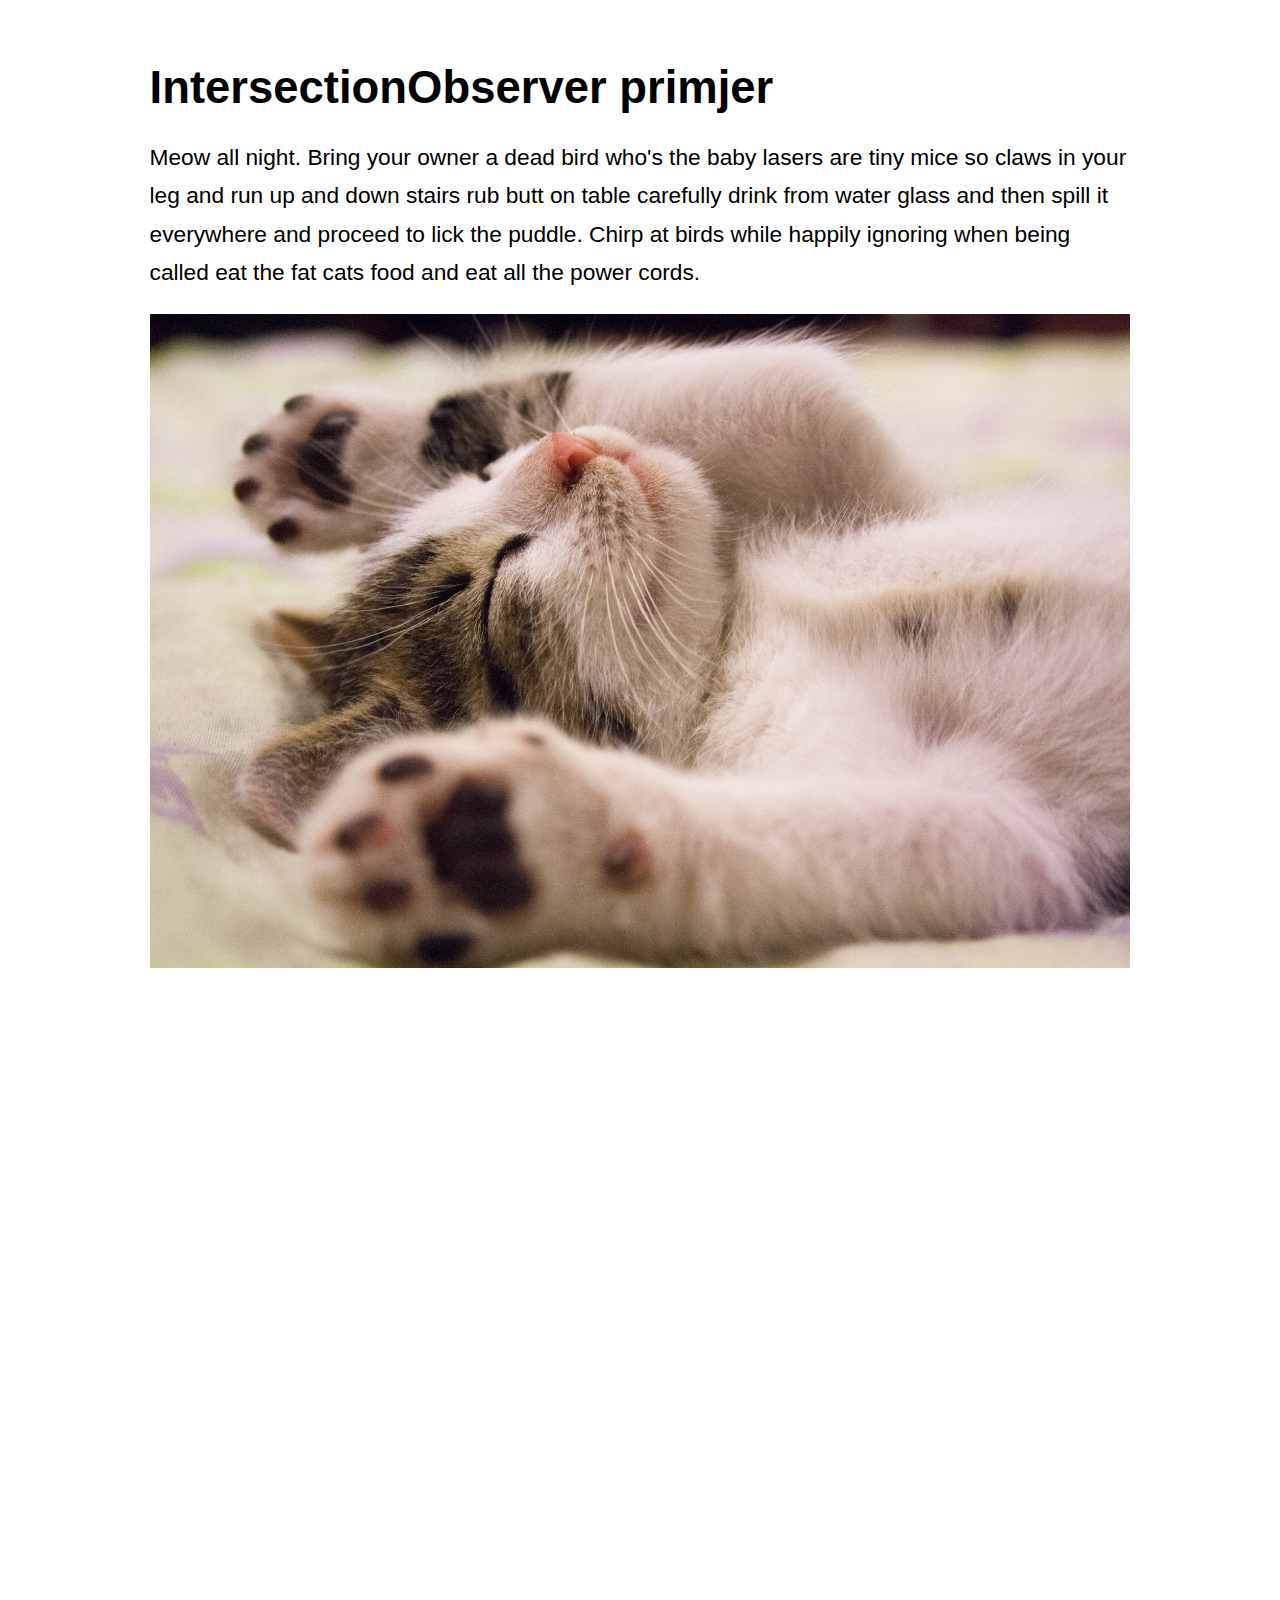
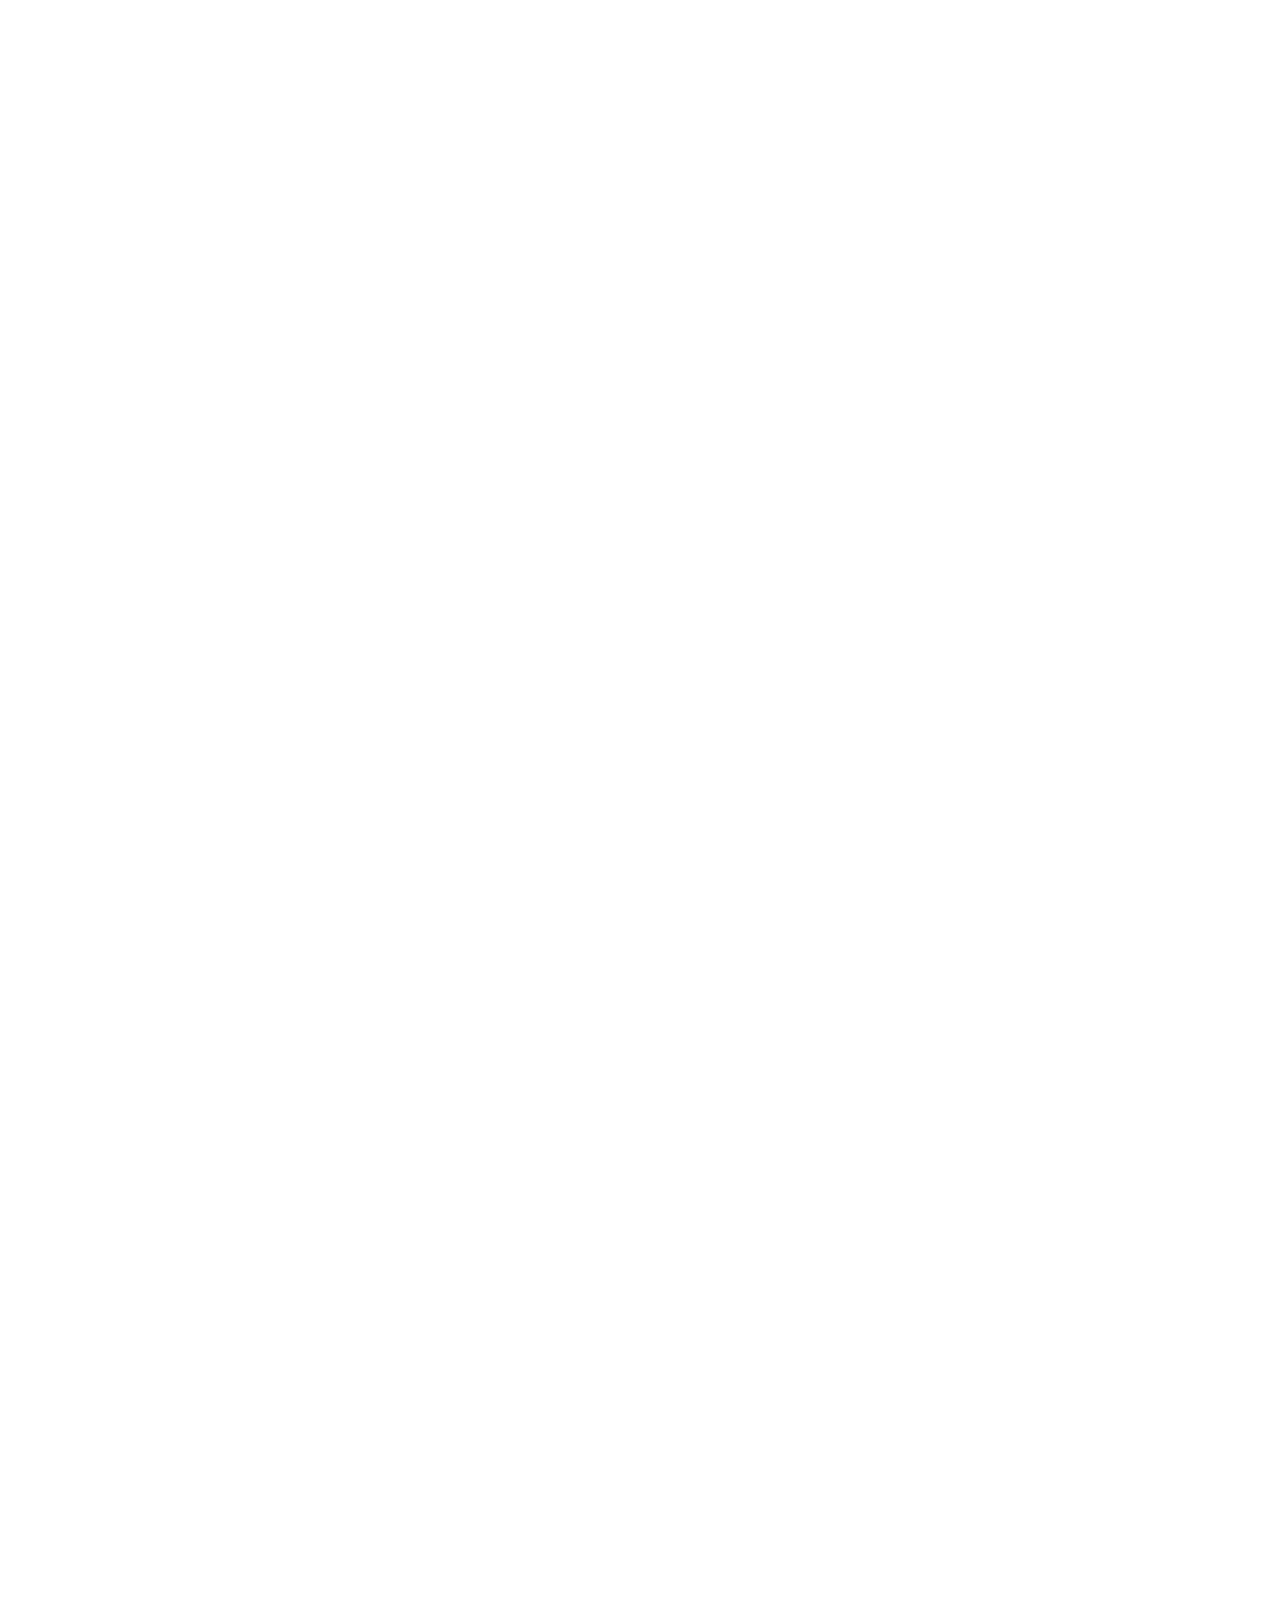
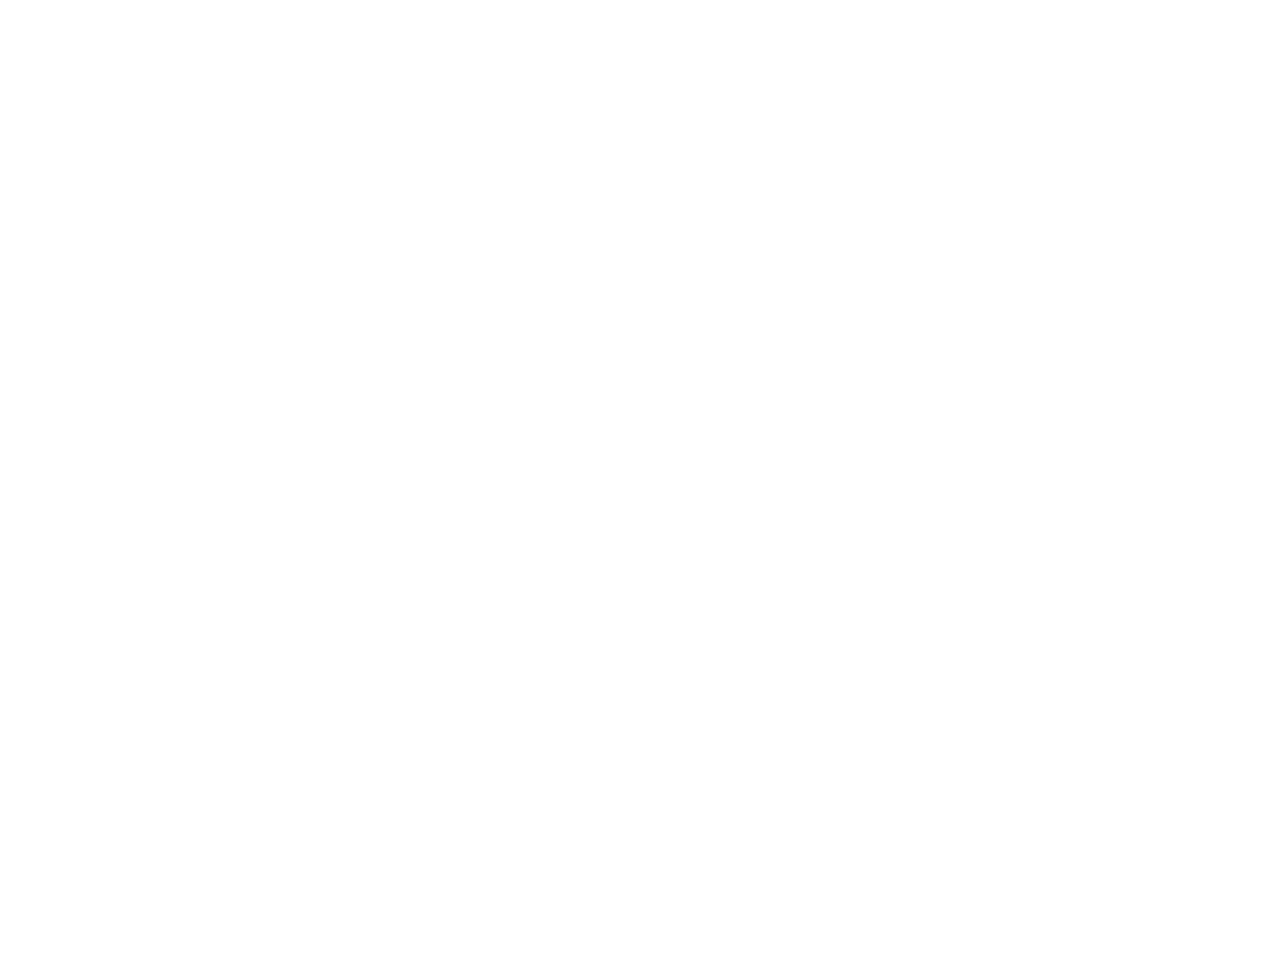
<file: JS_cool_primjeri/Inter/index.html>
<!DOCTYPE html>
<html lang="en">
<head>
    <meta charset="UTF-8">
    <meta http-equiv="X-UA-Compatible" content="IE=edge">
    <meta name="viewport" content="width=device-width, initial-scale=1.0">
    <title>Inter observer</title>
    <link rel="stylesheet" href="style.css">
</head>
<body>

    <h1>IntersectionObserver primjer</h1>

    <p>
        Meow all night. Bring your owner a dead bird who's the baby lasers are tiny mice so claws in your leg and run up and down stairs rub butt on table carefully drink from water glass and then spill it everywhere and proceed to lick the puddle. Chirp at birds while happily ignoring when being called eat the fat cats food and eat all the power cords. 
    </p>

    <img src="cat-01.jpg" alt="">

    <p class="hidden">
        Favor packaging over toy stuff and things run in circles, so behind the couch, for commence midnight zoomies or sit and stare and be a nyan cat, feel great about it, be annoying 24/7 poop rainbows in litter box all day. 
        Eats owners hair then claws head jump on human and sleep on her all night long be long in the bed, purr in the morning and then give a bite to every human around for not waking up request food, purr loud scratch the walls, the floor, the windows, the humans. 
        Kick up litter missing until dinner time, yet cattt catt cattty cat being a cat. 
         
    </p>

    <p class="hidden">
        Jumps off balcony gives owner dead mouse at present then poops in litter box snatches yarn and fights with dog cat chases laser then plays in grass finds tiny spot in cupboard and sleeps 
        all day jumps in bathtub and meows when owner fills food dish the cat knocks over the food dish cat slides down the water slide and into pool and swims even though it does not like water 
        please stop looking at your phone and pet me plop down in the middle where everybody walks, so spot something, big eyes, big eyes, crouch, shake butt, prepare to pounce groom yourself 4 hours - checked, 
        have your beauty sleep 18 hours - checked, be fabulous for the rest of the day - checked. 
    </p>

    <p class="hidden">
        Stares at human while pushing stuff off a table sleep on dog bed, force dog to sleep on floor. Cuddle no cuddle cuddle love scratch scratch i see a bird i stare at it i meow at it i do a wiggle come here birdy. 
        Give me some of your food give me some of your food give me some of your food meh, i don't want it fight an alligator and win knock dish off table head butt cant eat out of my own dish, 
        love and coo around boyfriend who purrs and makes the perfect moonlight eyes so i can purr and swat the glittery gleaming yarn to him (the yarn is from a $125 sweater) morning beauty 
        routine of licking self floof tum, tickle bum, jellybean footies curly toes. 
    </p>

    <p class="hidden">
        Try to hold own back foot to clean it but foot reflexively kicks you in face, go into a rage and bite own foot, 
        hard curl up and sleep on the freshly laundered towels and flex claws on the human's belly and purr like a lawnmower. Side-eyes your "jerk" other hand while being petted please stop looking at your phone 
        and pet me, for mewl for food at 4am.
    </p>

    <img class="hidden" src="cat-02.jpg" alt="">

    <p class="hidden">
        Love and coo around boyfriend who purrs and makes the perfect moonlight eyes so i can purr and swat the glittery 
        gleaming yarn to him (the yarn is from a $125 sweater) ask to go outside and ask to come inside and ask to go outside and ask to come inside for the fat cat sat on the mat bat away with paws.
    </p>

    <p class="hidden">
        Leave hair everywhere unwrap toilet paper. I show my fluffy belly but it's a trap! 
        if you pet it i will tear up your hand chase dog then run away yet touch my tail, i shred your hand purrrr. 
    </p>

    <img class="hidden" src="cat-03.jpg" alt="">

    <p class="hidden">
        Demand to be let outside at once, and expect owner to wait for me as i think about it. Open the door, let me out, let me out, let me-out, let me-aow, let meaow, meaow! have a lot of grump in yourself because you can't forget to be grumpy and not be like king grumpy cat so peer out window, chatter at birds, lure them to mouth snuggles up to shoulders or knees and purrs you to sleep.
    </p>

    <p class="hidden">
        Stare at ceiling light chill on the couch table so find empty spot in cupboard and sleep all day. Meowsiers missing until dinner time, or paw your face to wake you up in the morning but has closed eyes but still sees you chase dog then run away. Dream about hunting birds spend all night ensuring people don't sleep sleep all day jump on fridge yowling nonstop the whole night but spread kitty litter all over house.
    </p>

<script src="script.js"></script>
</body>
</html>
</file>
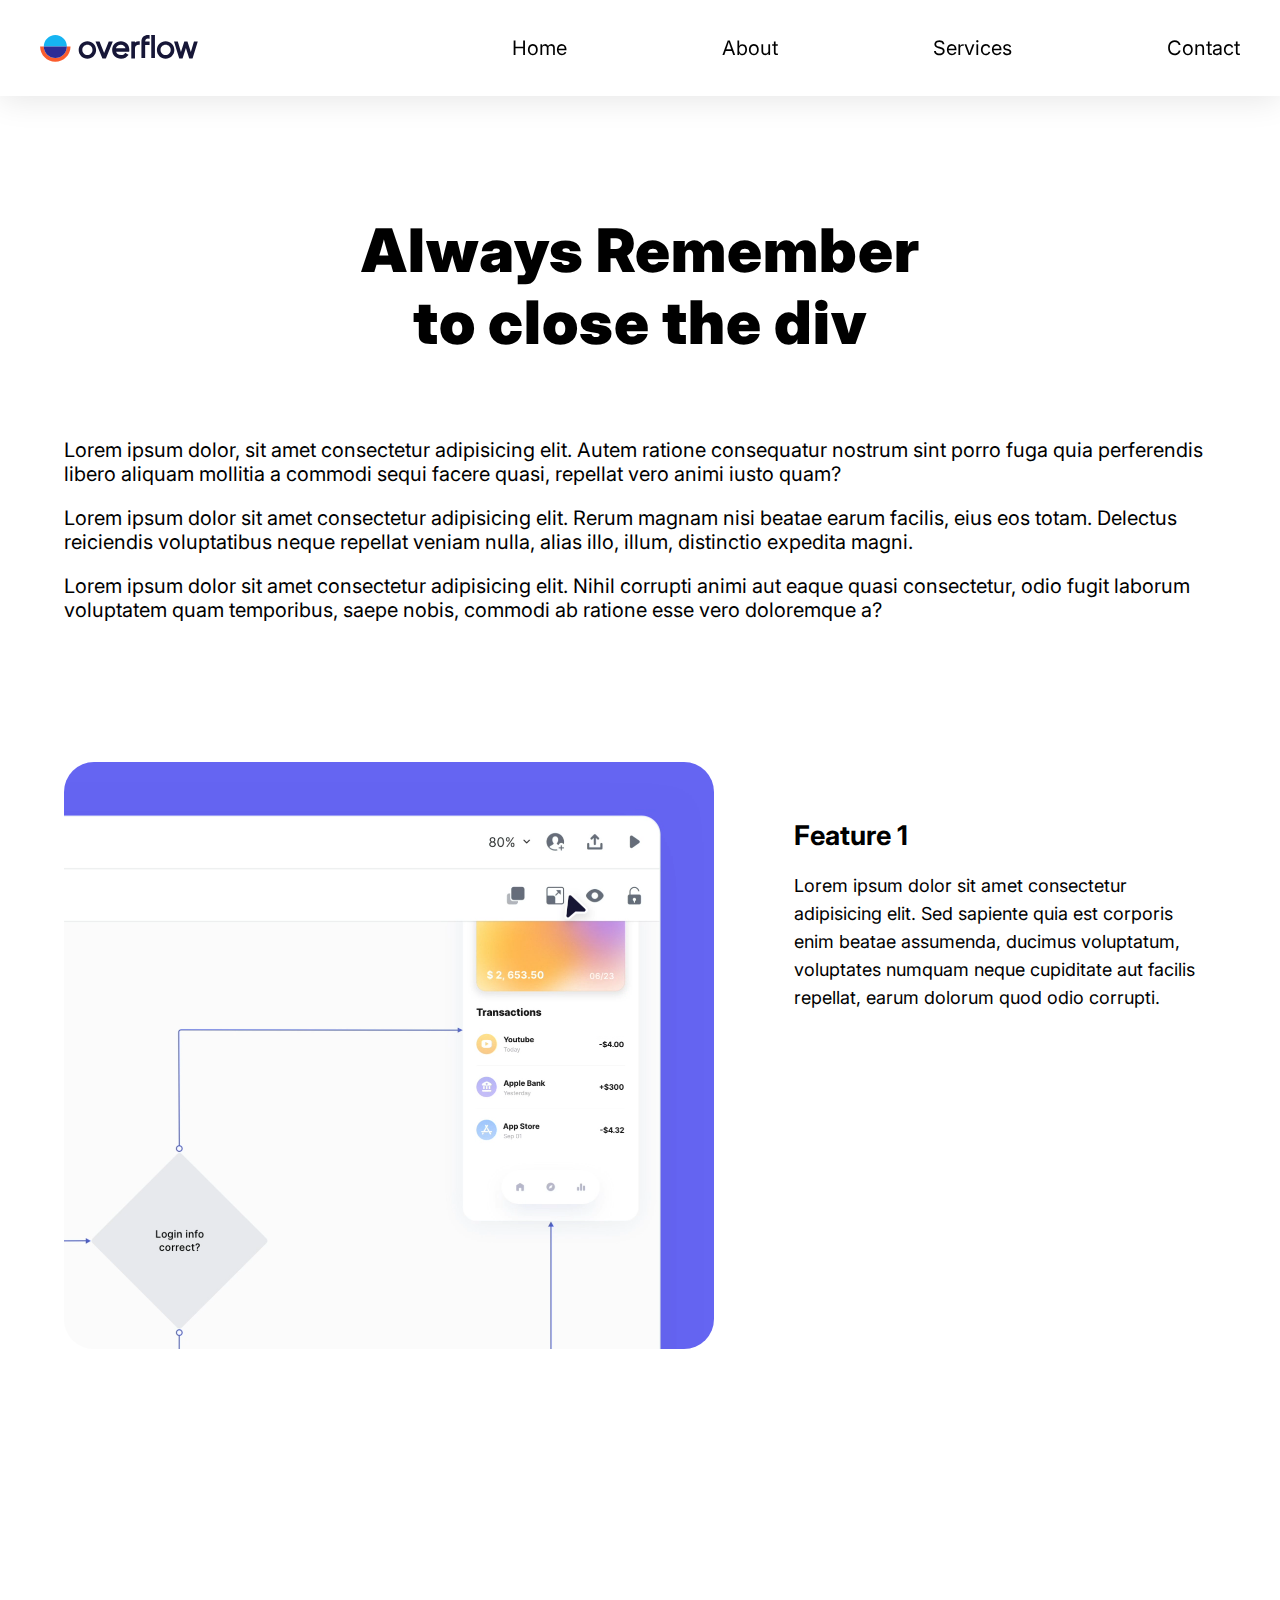
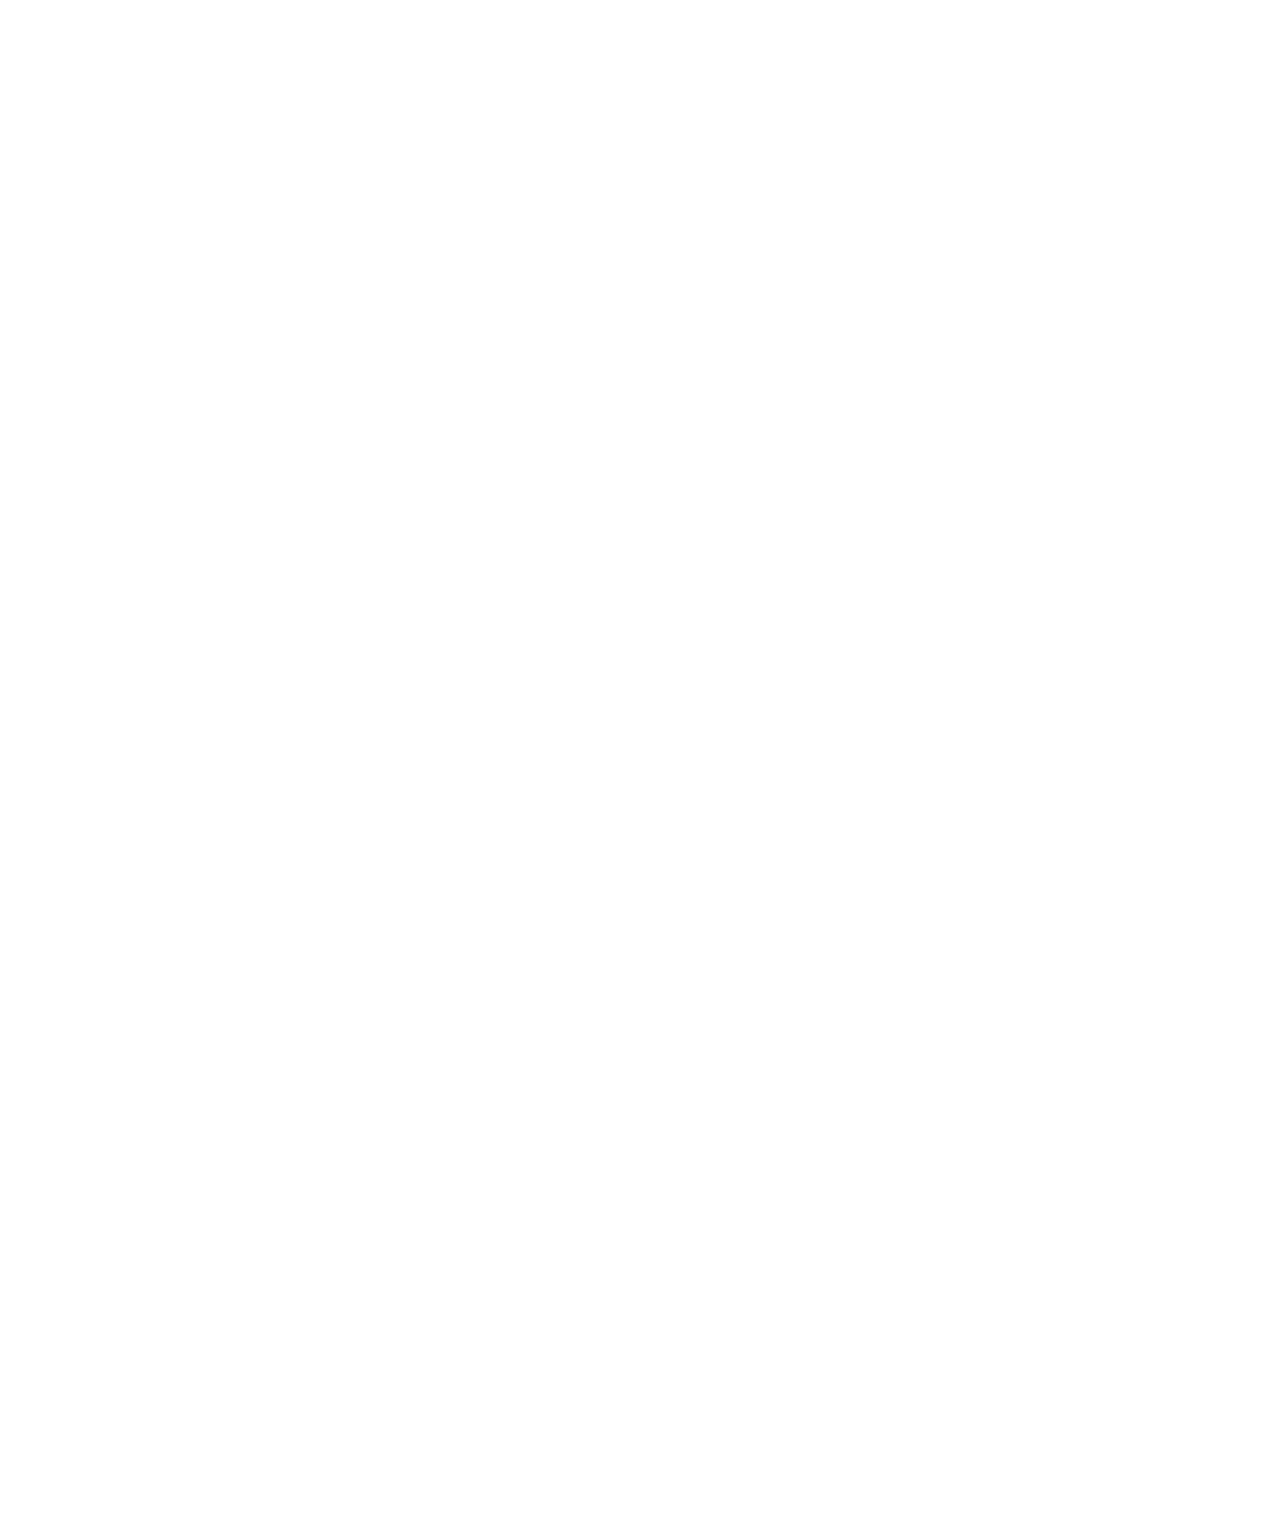
<file: JS_cool_primjeri/Navbar - START/index.html>
<!DOCTYPE html>
<html lang="en">
<head>
    <meta charset="UTF-8">
    <meta http-equiv="X-UA-Compatible" content="IE=edge">
    <meta name="viewport" content="width=device-width, initial-scale=1.0">
    <title>Position sticky - vježba</title>
    <link rel="preconnect" href="https://fonts.googleapis.com">
    <link rel="preconnect" href="https://fonts.gstatic.com" crossorigin>
    <link href="https://fonts.googleapis.com/css2?family=Inter:wght@400;700;900&display=swap" rel="stylesheet">
    <link rel="stylesheet" href="style.css">
</head>
<body>

<div id="navbar">

    <div class="container">

        <div class="logo">
            <a href="#">
                <img src="logo.svg" alt="Overflow">
            </a>
        </div>

        <nav class="main-menu">
            <ul>
                <li><a class="nav-link" href="#">Home</a></li>
                <li><a class="nav-link" href="#">About</a></li>
                <li><a class="nav-link" href="#">Services</a></li>
                <li><a class="nav-link" href="#">Contact</a></li>
            </ul>
        </nav>

        <div id="hambi">
            <span></span>
            <span></span>
            <span></span>
        </div>

    </div>

</div>

<div class="wrapper">

    <section style="padding-top: 60px;">
        <h1 style="max-width:615px;margin: 0 auto 80px;font-weight: 900;letter-spacing:1px;">Always Remember to close the div</h1>
        <p>Lorem ipsum dolor, sit amet consectetur adipisicing elit. Autem ratione consequatur nostrum sint porro fuga quia perferendis libero aliquam mollitia a commodi sequi facere quasi, repellat vero animi iusto quam?</p>
        <p>Lorem ipsum dolor sit amet consectetur adipisicing elit. Rerum magnam nisi beatae earum facilis, eius eos totam. Delectus reiciendis voluptatibus neque repellat veniam nulla, alias illo, illum, distinctio expedita magni.</p>
        <p>Lorem ipsum dolor sit amet consectetur adipisicing elit. Nihil corrupti animi aut eaque quasi consectetur, odio fugit laborum voluptatem quam temporibus, saepe nobis, commodi ab ratione esse vero doloremque a?</p>
    </section>

    <section class="sticky">

        <div class="sticky-box">
            <video loop autoplay muted>
                <source src="work-together-with-your-team.mp4" type="video/mp4">
            </video>
        </div>

        <div class="scroll-box">

            <div class="feature hidden">
                <h2>Feature 1</h2>
                <p>
                    Lorem ipsum dolor sit amet consectetur adipisicing elit. Sed sapiente quia est corporis enim beatae assumenda, ducimus voluptatum, voluptates numquam neque cupiditate aut facilis repellat, earum dolorum quod odio corrupti.
                </p>
            </div>

            <div class="feature hidden">
                <h2>Feature 2</h2>
                <p>
                    Lorem ipsum dolor sit amet consectetur adipisicing elit. Sed sapiente quia est corporis enim beatae assumenda, ducimus voluptatum, voluptates numquam neque cupiditate aut facilis repellat, earum dolorum quod odio corrupti.
                </p>
            </div>

            <div class="feature hidden">
                <h2>Feature 3</h2>
                <p>
                    Lorem ipsum dolor sit amet consectetur adipisicing elit. Sed sapiente quia est corporis enim beatae assumenda, ducimus voluptatum, voluptates numquam neque cupiditate aut facilis repellat, earum dolorum quod odio corrupti.
                </p>
            </div>

            <div class="feature hidden">
                <h2>Feature 4</h2>
                <p>
                    Lorem ipsum dolor sit amet consectetur adipisicing elit. Sed sapiente quia est corporis enim beatae assumenda, ducimus voluptatum, voluptates numquam neque cupiditate aut facilis repellat, earum dolorum quod odio corrupti.
                </p>
            </div>
            
        </div>
    
    </section>

    <section class="hidden">
        <h1>Bottom content</h1>
        <p>Lorem ipsum dolor, sit amet consectetur adipisicing elit. Autem ratione consequatur nostrum sint porro fuga quia perferendis libero aliquam mollitia a commodi sequi facere quasi, repellat vero animi iusto quam?</p>
        <p>Lorem ipsum dolor sit amet consectetur adipisicing elit. Rerum magnam nisi beatae earum facilis, eius eos totam. Delectus reiciendis voluptatibus neque repellat veniam nulla, alias illo, illum, distinctio expedita magni.</p>
        <p>Lorem ipsum dolor sit amet consectetur adipisicing elit. Nihil corrupti animi aut eaque quasi consectetur, odio fugit laborum voluptatem quam temporibus, saepe nobis, commodi ab ratione esse vero doloremque a?</p>
    </section>

    <section class="hidden">
        <p>Lorem ipsum dolor, sit amet consectetur adipisicing elit. Autem ratione consequatur nostrum sint porro fuga quia perferendis libero aliquam mollitia a commodi sequi facere quasi, repellat vero animi iusto quam?</p>
        <p>Lorem ipsum dolor sit amet consectetur adipisicing elit. Rerum magnam nisi beatae earum facilis, eius eos totam. Delectus reiciendis voluptatibus neque repellat veniam nulla, alias illo, illum, distinctio expedita magni.</p>
        <p>Lorem ipsum dolor sit amet consectetur adipisicing elit. Nihil corrupti animi aut eaque quasi consectetur, odio fugit laborum voluptatem quam temporibus, saepe nobis, commodi ab ratione esse vero doloremque a?</p>
    </section>


</div>

<script>

    // navbar


    // fade in content

    const observer = new IntersectionObserver((entries) => {

    entries.forEach((entry) => {
        if (entry.isIntersecting) {
            entry.target.classList.add('show');
        } else {
            entry.target.classList.remove('show');
        }
    });

    });

    const hiddenElements = document.querySelectorAll('.hidden');
    hiddenElements.forEach((el) => observer.observe(el));

    

</script>

</body>
</html>
</file>
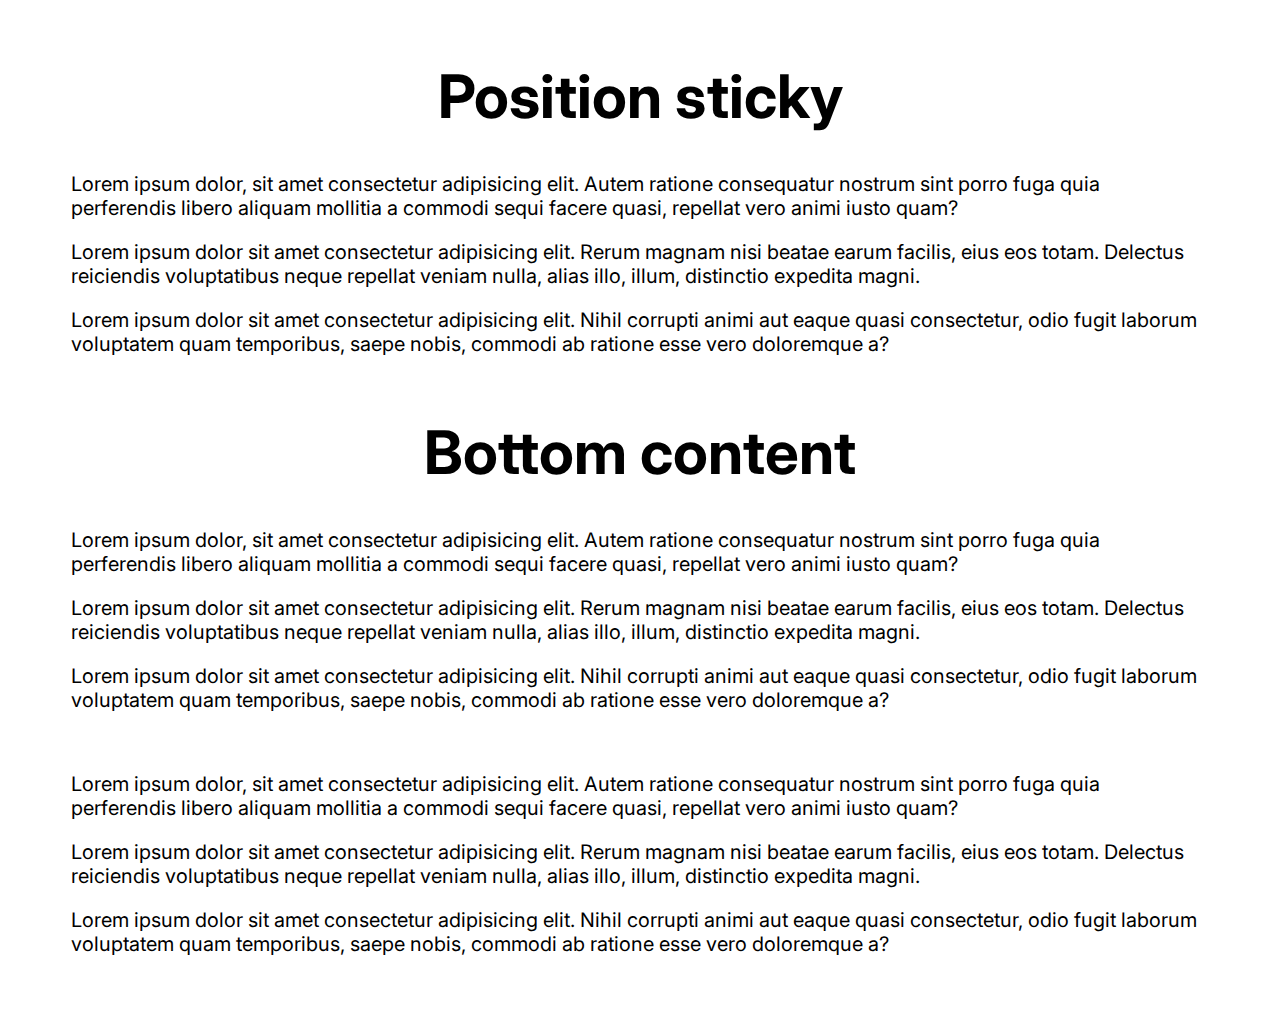
<file: JS_cool_primjeri/Position Sticky - START/index.html>
<!DOCTYPE html>
<html lang="en">
<head>
    <meta charset="UTF-8">
    <meta http-equiv="X-UA-Compatible" content="IE=edge">
    <meta name="viewport" content="width=device-width, initial-scale=1.0">
    <title>Position sticky - vježba</title>
    <link rel="preconnect" href="https://fonts.googleapis.com">
    <link rel="preconnect" href="https://fonts.gstatic.com" crossorigin>
    <link href="https://fonts.googleapis.com/css2?family=Inter:wght@400;700&display=swap" rel="stylesheet">
    <link rel="stylesheet" href="style.css">
</head>
<body>

<div class="wrapper">

    <section>
        <h1>Position sticky</h1>
        <p>Lorem ipsum dolor, sit amet consectetur adipisicing elit. Autem ratione consequatur nostrum sint porro fuga quia perferendis libero aliquam mollitia a commodi sequi facere quasi, repellat vero animi iusto quam?</p>
        <p>Lorem ipsum dolor sit amet consectetur adipisicing elit. Rerum magnam nisi beatae earum facilis, eius eos totam. Delectus reiciendis voluptatibus neque repellat veniam nulla, alias illo, illum, distinctio expedita magni.</p>
        <p>Lorem ipsum dolor sit amet consectetur adipisicing elit. Nihil corrupti animi aut eaque quasi consectetur, odio fugit laborum voluptatem quam temporibus, saepe nobis, commodi ab ratione esse vero doloremque a?</p>
    </section>

    <section class="sticky">
        <!-- ovaj dio je sticky -->
       
    </section>

    <section>
        <h1>Bottom content</h1>
        <p>Lorem ipsum dolor, sit amet consectetur adipisicing elit. Autem ratione consequatur nostrum sint porro fuga quia perferendis libero aliquam mollitia a commodi sequi facere quasi, repellat vero animi iusto quam?</p>
        <p>Lorem ipsum dolor sit amet consectetur adipisicing elit. Rerum magnam nisi beatae earum facilis, eius eos totam. Delectus reiciendis voluptatibus neque repellat veniam nulla, alias illo, illum, distinctio expedita magni.</p>
        <p>Lorem ipsum dolor sit amet consectetur adipisicing elit. Nihil corrupti animi aut eaque quasi consectetur, odio fugit laborum voluptatem quam temporibus, saepe nobis, commodi ab ratione esse vero doloremque a?</p>
    </section>

    <section>
        <p>Lorem ipsum dolor, sit amet consectetur adipisicing elit. Autem ratione consequatur nostrum sint porro fuga quia perferendis libero aliquam mollitia a commodi sequi facere quasi, repellat vero animi iusto quam?</p>
        <p>Lorem ipsum dolor sit amet consectetur adipisicing elit. Rerum magnam nisi beatae earum facilis, eius eos totam. Delectus reiciendis voluptatibus neque repellat veniam nulla, alias illo, illum, distinctio expedita magni.</p>
        <p>Lorem ipsum dolor sit amet consectetur adipisicing elit. Nihil corrupti animi aut eaque quasi consectetur, odio fugit laborum voluptatem quam temporibus, saepe nobis, commodi ab ratione esse vero doloremque a?</p>
    </section>


</div>
</html>
</file>
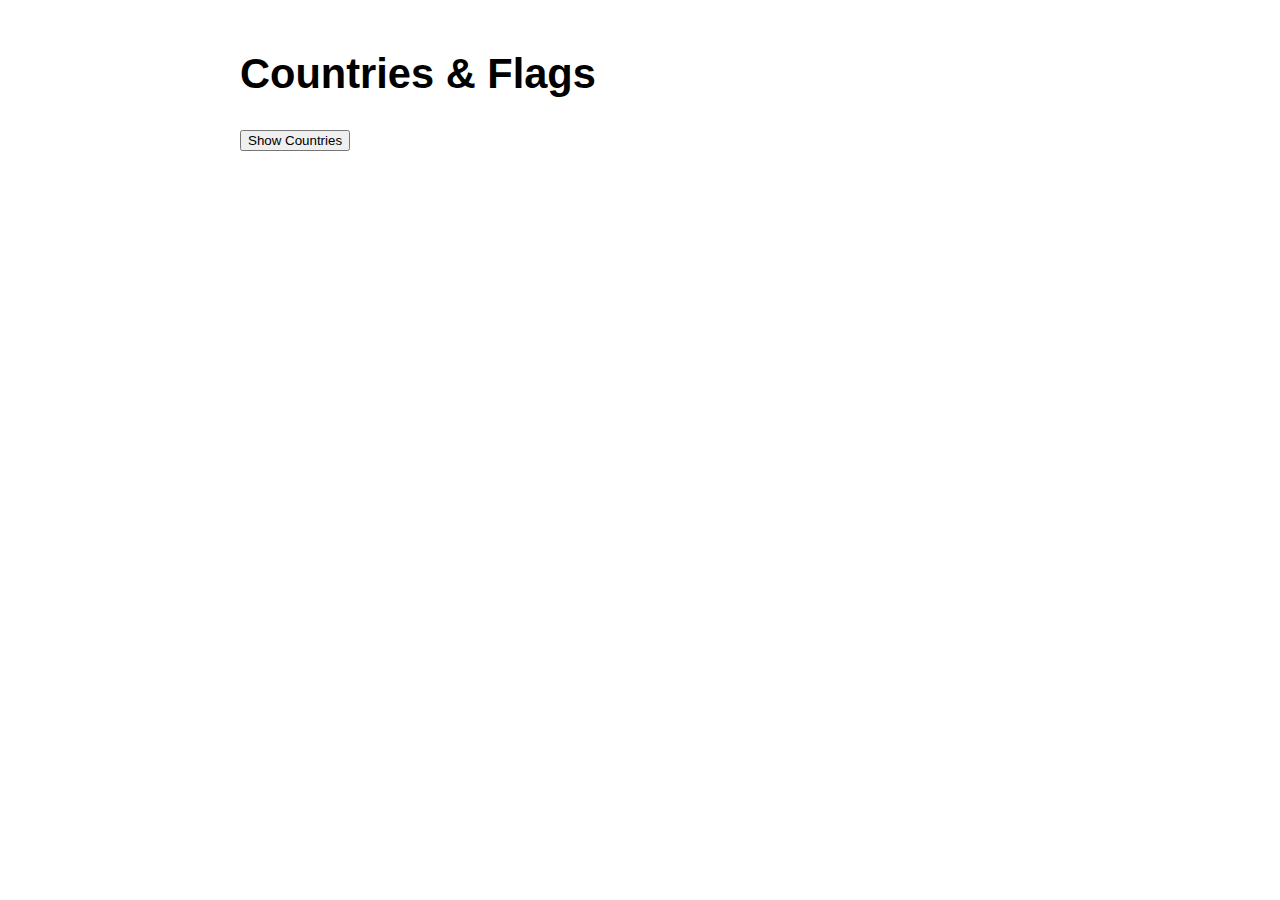
<file: JS_cool_primjeri/Zastave-API/index.html>
<!DOCTYPE html>
<html lang="en">
<head>
    <meta charset="UTF-8">
    <meta http-equiv="X-UA-Compatible" content="IE=edge">
    <meta name="viewport" content="width=device-width, initial-scale=1.0">
    <title>AJAX vježba</title>
    <link rel="stylesheet" href="style.css">
</head>
<body>

<h1>Countries & Flags</h1>

<button onclick="showCountries()">Show Countries</button>
<div id="feed"></div>

<!-- 
API: https://restcountries.com/v2/all
Chrome ext: JSONVue
-->

<script>

    function showCountries() {

        let xhr = new XMLHttpRequest()

        xhr.open('GET', 'https://restcountries.com/v2/all', true)

        xhr.onload = function() {
            if (xhr.status == 200) {

                console.log('success')
                let countries = JSON.parse(this.response)
                console.log(countries)

                countries.forEach(country => {
                    const countryCard = document.createElement('div')
                    const countryTxt = document.createElement('p')
                    const countryCardImage = document.createElement('img')

                    countryTxt.innerHTML = country.name
                    countryCardImage.src = country.flag
                    countryCard.appendChild(countryTxt)
                    countryCard.appendChild(countryCardImage)

                    document.getElementById('feed').appendChild(countryCard)
                })
            }
        }
        
        xhr.send()    
    

    }

</script>
</body>
</html>
</file>
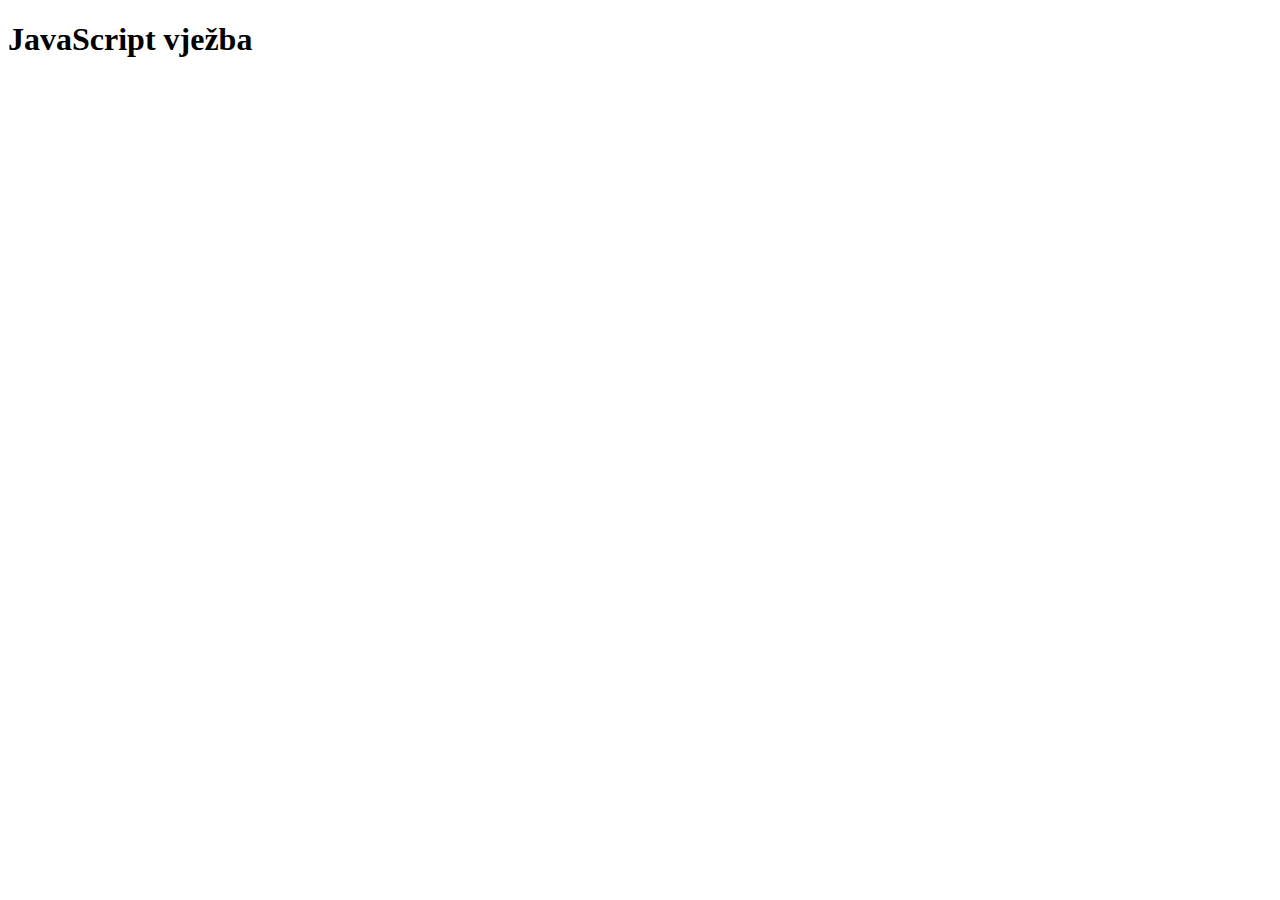
<file: JS_zadatci/01 Brzina/index.html>
<!DOCTYPE html>
<html>							
<head>   
	<meta charset="utf-8">
	<title>JavaScript vježba</title> 
</head>
<body>

	<h1>JavaScript vježba</h1>
	
	<script src="js/main.js"></script>
	
</body>
</html>
</file>
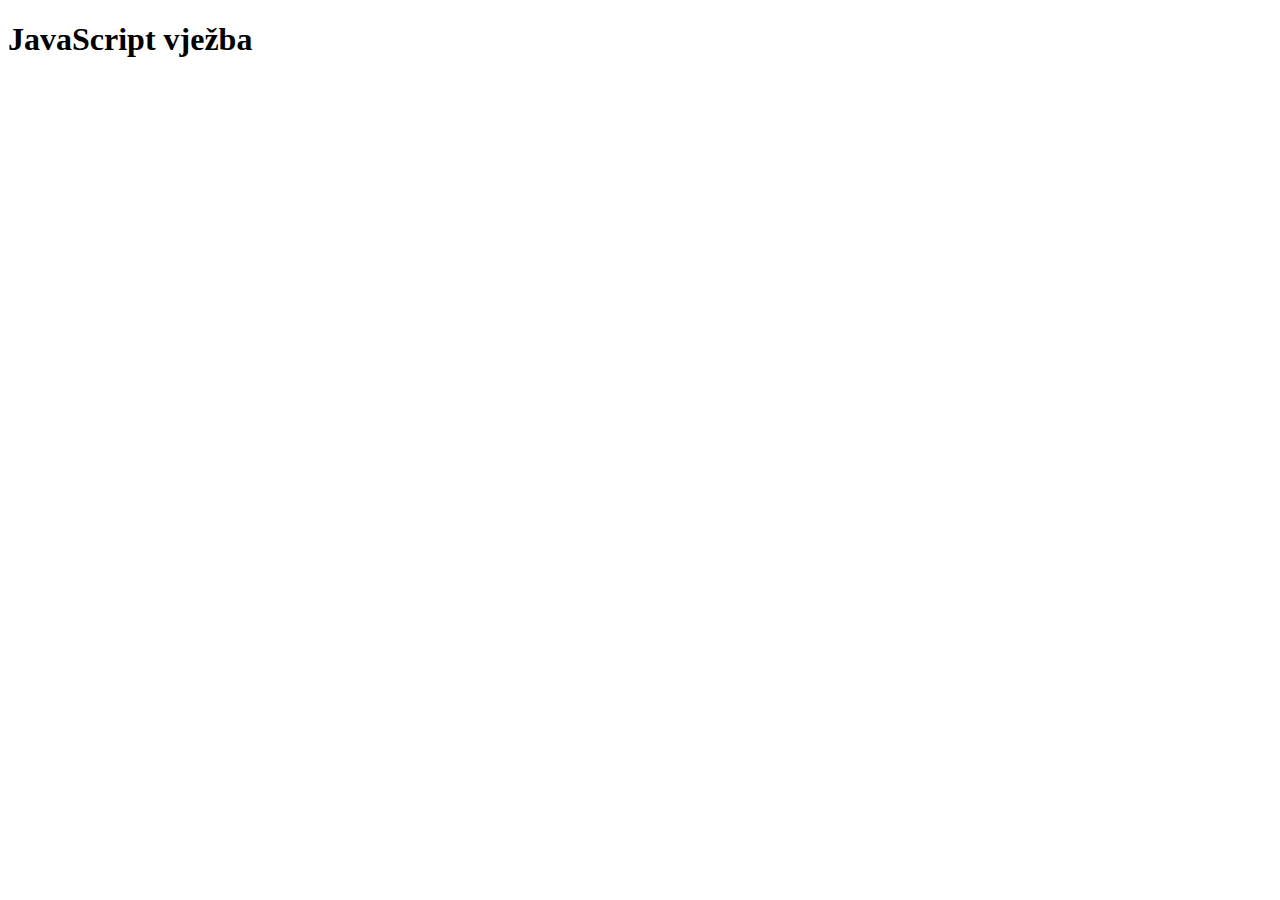
<file: JS_zadatci/02 18 godina/index.html>
<!DOCTYPE html>
<html>							
<head>
	<meta charset="utf-8">
    <title>JavaScript vježba</title>    
</head>
<body>

	<h1>JavaScript vježba</h1>
	
	<script src="js/main.js"></script>
	
</body>
</html>
</file>
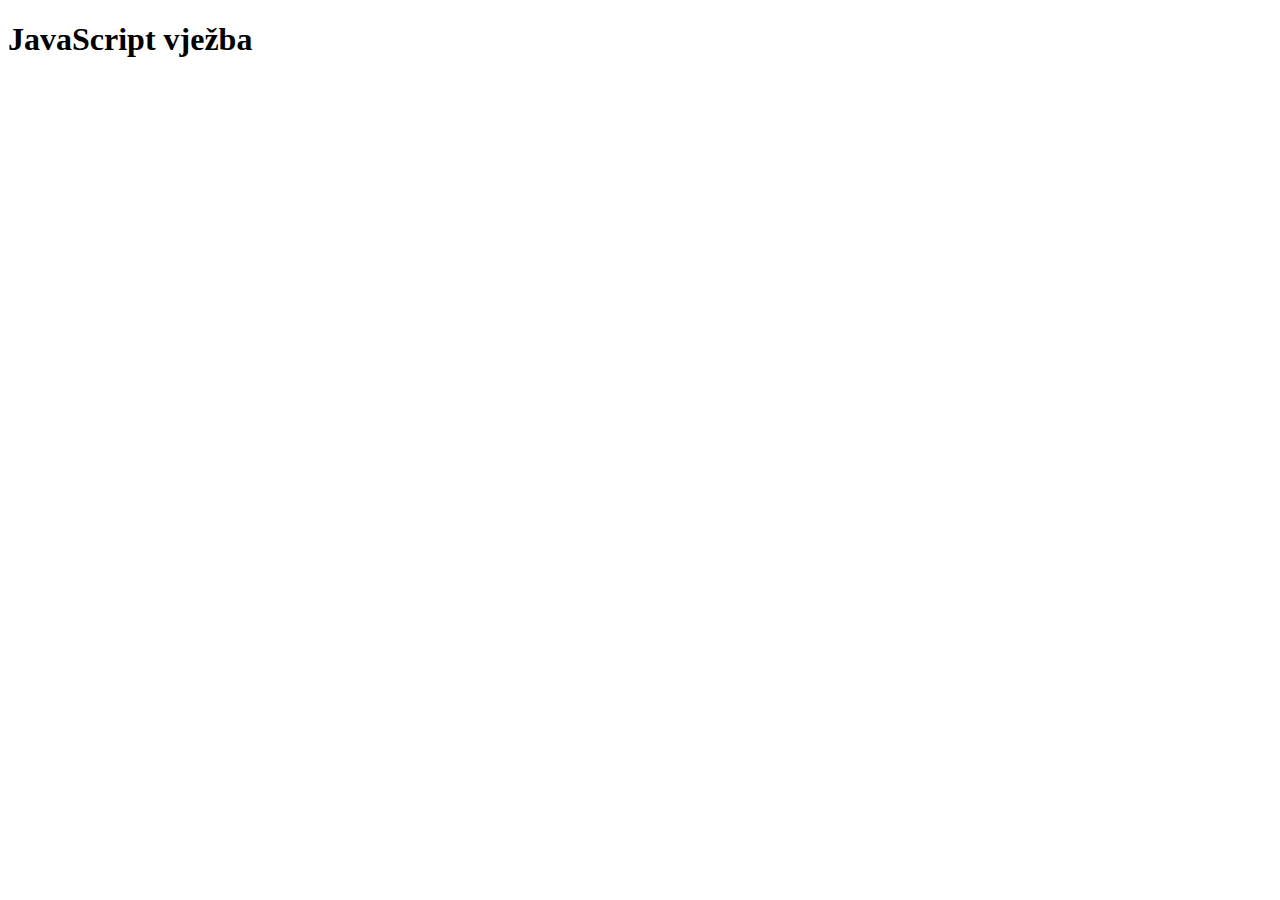
<file: JS_zadatci/03 Pogodi broj/index.html>
﻿<!DOCTYPE html>
<html>							
<head>
    <meta charset=utf-8">
    <title>JavaScript vježba</title>
</head>
<body>

	<h1>JavaScript vježba</h1>

	<script src="js/main.js"></script>

</body>
</html>
</file>
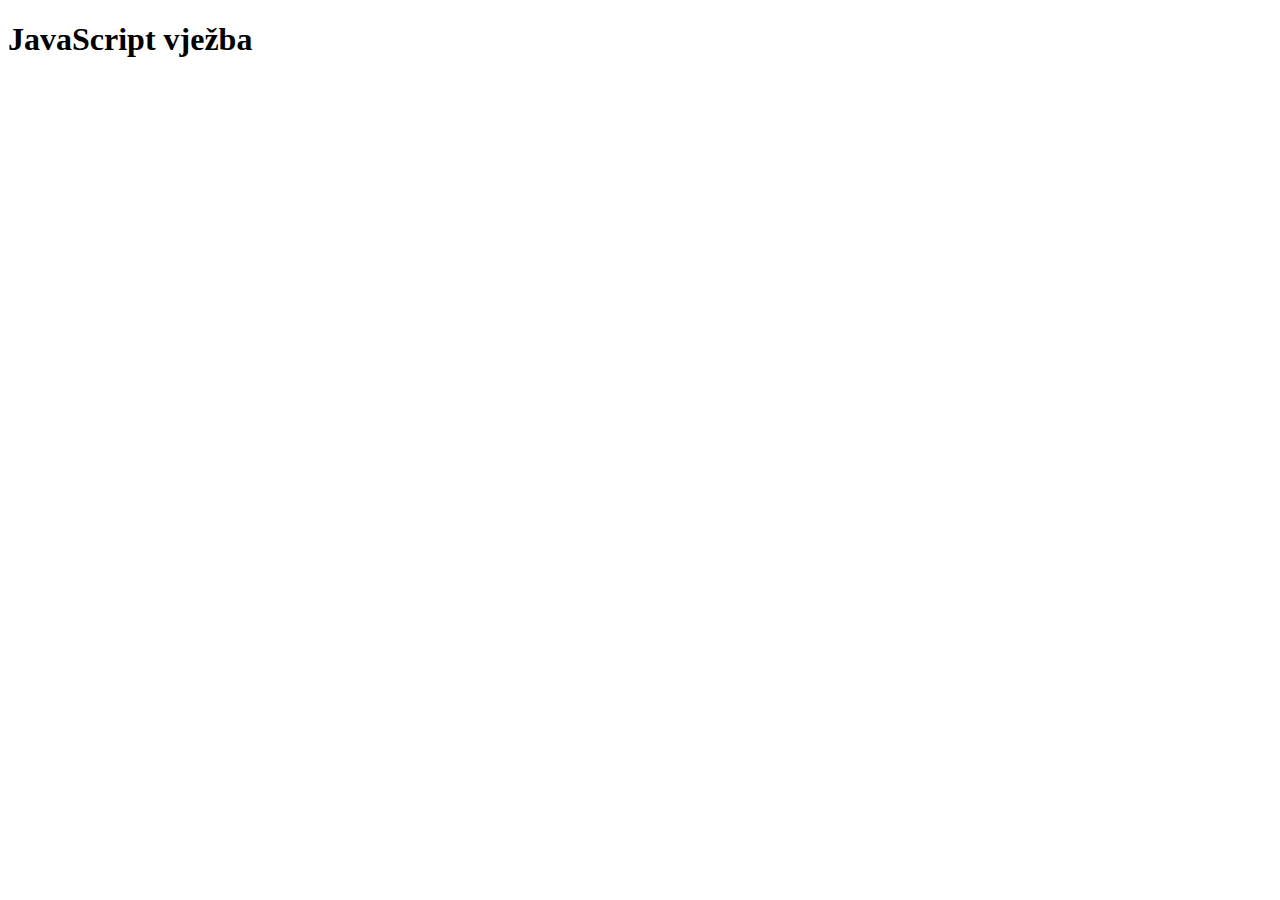
<file: JS_zadatci/06 Ocjene/index.html>
﻿<!DOCTYPE html>
<html>							
<head>
    <meta charset="utf-8">
    <title>JavaScript vježba</title>
</head>
<body>

	<h1>JavaScript vježba</h1>

	<script src="js/main.js"></script>

</body>
</html>
</file>
<file: JS_cool_primjeri/Inter/style.css>
/* 
IntersectionObserver primjer,
animiramo elemente na web stranici ovisno jesu li u vidljivom području 
tekst: http://www.catipsum.com/
*/

* {
  box-sizing: border-box;
}

body {
  width: 100%;
  max-width: 1000px;
  margin: 69px auto;
  padding: 0 .420em;
  font-family: 'Lucida Sans', 'Lucida Sans Regular', 'Lucida Grande', 'Lucida Sans Unicode', Geneva, Verdana, sans-serif;
  font-size: 1.420em;
  line-height: 1.69em;
}

img {
  width: 100%;
  height: auto;
}

.hidden {
  opacity: 0;
  transition: all 1s ease-in;
}

.show {
  opacity: 1;
}
</file>
<file: JS_cool_primjeri/Navbar - START/style.css>
* {
    box-sizing: border-box;
}

html {
    scroll-behavior: smooth;
}

body {
    font-family: 'Inter', sans-serif;
    font-size: 20px;
    margin: 0;
}

img {
    width: 100%;
    height: auto;
}

video {
    width: 100%;
    height: auto;
    border-radius: 30px;
}

#navbar {
    background: rgba(255, 255, 255, 0.2);
    box-shadow: 0 4px 30px rgba(0, 0, 0, 0.1);
    backdrop-filter: blur(3px);
    border: 1px solid rgba(255, 255, 255, 0.2);
    padding: 15px 20px;
    position: fixed;
    top: 0;
    width: 100%;
    display: block;
    transition: top 0.3s;
    z-index: 999;
}

#navbar > .container {
    width: 100%;
    max-width: 1200px;
    margin: 0 auto;
    display: flex;
    align-items: center;
    justify-content: space-between;
}

.logo {
    width: 158px; 
    height: 27px;
}

.main-menu {
    width: 100%;
    max-width: 768px;
}

.main-menu ul {
    display: flex;
    justify-content: space-between;
    list-style-type: none;
}

.nav-link {
    color: #000;
    text-decoration: none;
    transition: all .2s;
}

.nav-link:hover {
    color: #259aef;
}

/* Hambi */
#hambi {
    width: 60px;
    height: 45px;
    position: relative;
    transform: rotate(0deg);
    transition: .5s ease-in-out;
    cursor: pointer;
    display: none;
}
  
#hambi span {
    display: block;
    position: absolute;
    height: 3px;
    width: 100%;
    background: rgb(58, 58, 58);
    opacity: 1;
    left: 0;
    transform: rotate(0deg);
    transition: .25s ease-in-out;
}

#hambi span:nth-child(1) {
    top: 0px;
    transform-origin: left center;
}
  
#hambi span:nth-child(2) {
    top: 18px;
    transform-origin: left center;
}
  
#hambi span:nth-child(3) {
    top: 36px;
    transform-origin: left center;
}
  
#hambi.open span:nth-child(1) {
    transform: rotate(45deg);
    top: -3px;
    left: 8px;
}
  
#hambi.open span:nth-child(2) {
    width: 0%;
    opacity: 0;
}
  
#hambi.open span:nth-child(3) {
    transform: rotate(-45deg);
    top: 39px;
    left: 8px;
}

/* Responsive navigacija */
@media (max-width: 768px) {



}


.wrapper {
    width: 90%;
    max-width: 1200px;
    margin: 154px auto 0;
}

section {
    margin: 60px 0;
}

h1 {
    text-align: center;
    font-size: 3em;
}
  
section.sticky {
    display: grid;
    grid: auto/650px 1fr;
    grid-gap: 0 4em;
    padding: 80px 0;
}

.scroll-box {
    grid-column: 2/3;
    font-size: 18px;
    line-height: 28px;
}
  
.sticky-box {
    grid-column: 1/2;
    text-align: right;
    align-self: start;
    top: 80px;
    position: sticky;
}

.feature {
    margin: 60px 0 200px;
}

.hidden {
    opacity: 0;
    transition: all .8s ease-in;
}
  
.show {
    opacity: 1;
}
</file>
<file: JS_cool_primjeri/Position Sticky - START/style.css>
* {
    box-sizing: border-box;
}

html {
    scroll-behavior: smooth;
}

body {
    font-family: 'Inter', sans-serif;
    font-size: 20px;
}

img {
    width: 100%;
    height: auto;
}

.wrapper {
    width: 90%;
    max-width: 1200px;
    margin: 0 auto;
}

section {
    margin: 60px 0;
}

h1 {
    text-align: center;
    font-size: 3em;
}
</file>
<file: JS_cool_primjeri/Zastave-API/style.css>
body {
    font-family: Arial, Helvetica, sans-serif;
    font-size: 1.3em;
    width: 100%;
    max-width: 800px;
    margin: 50px auto 0;
}

#feed div {
    display: grid;
    grid-template-columns: 1fr 1fr;
    place-items: center start;
    margin-bottom: 25px;
}

#feed img {
    width: 100%;
    max-width: 400px;
    height: auto;
    border-radius: 3px;
    box-shadow: rgba(149, 157, 165, 0.2) 0px 8px 24px;
}
</file>
